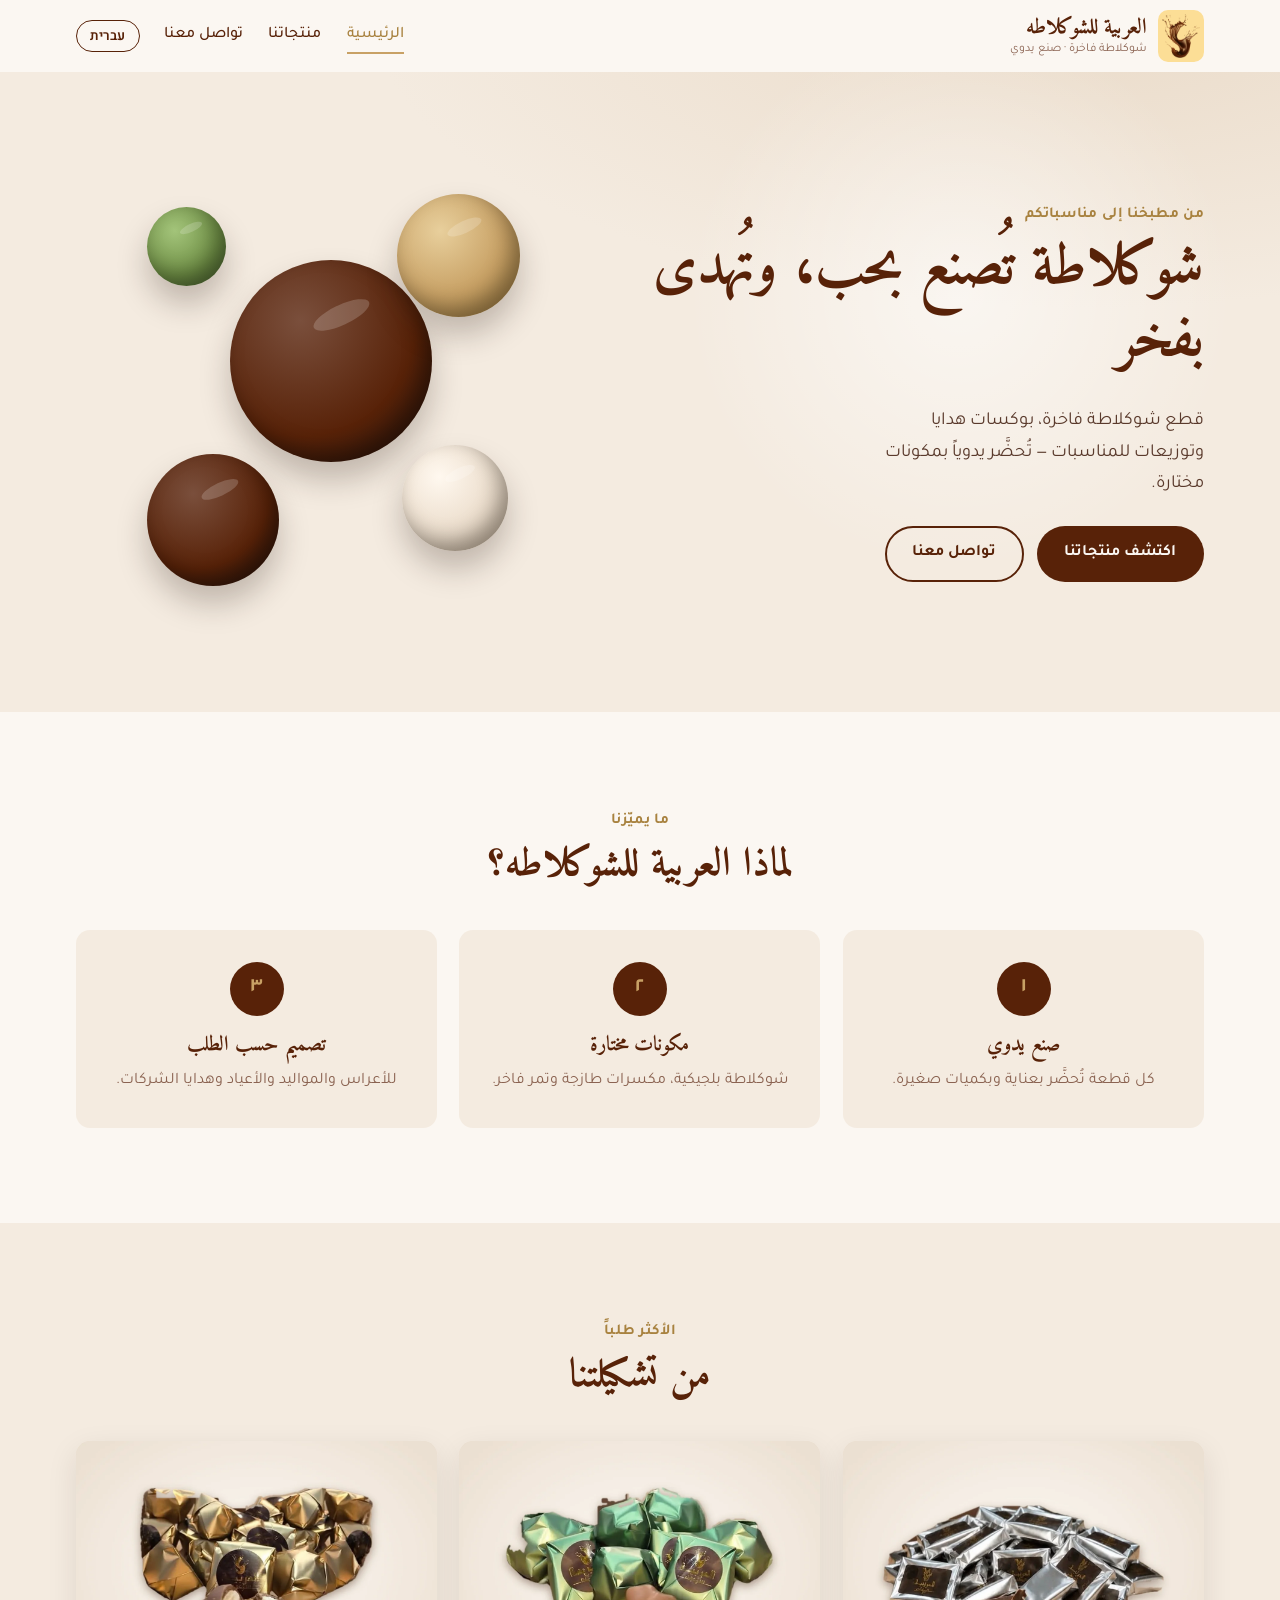
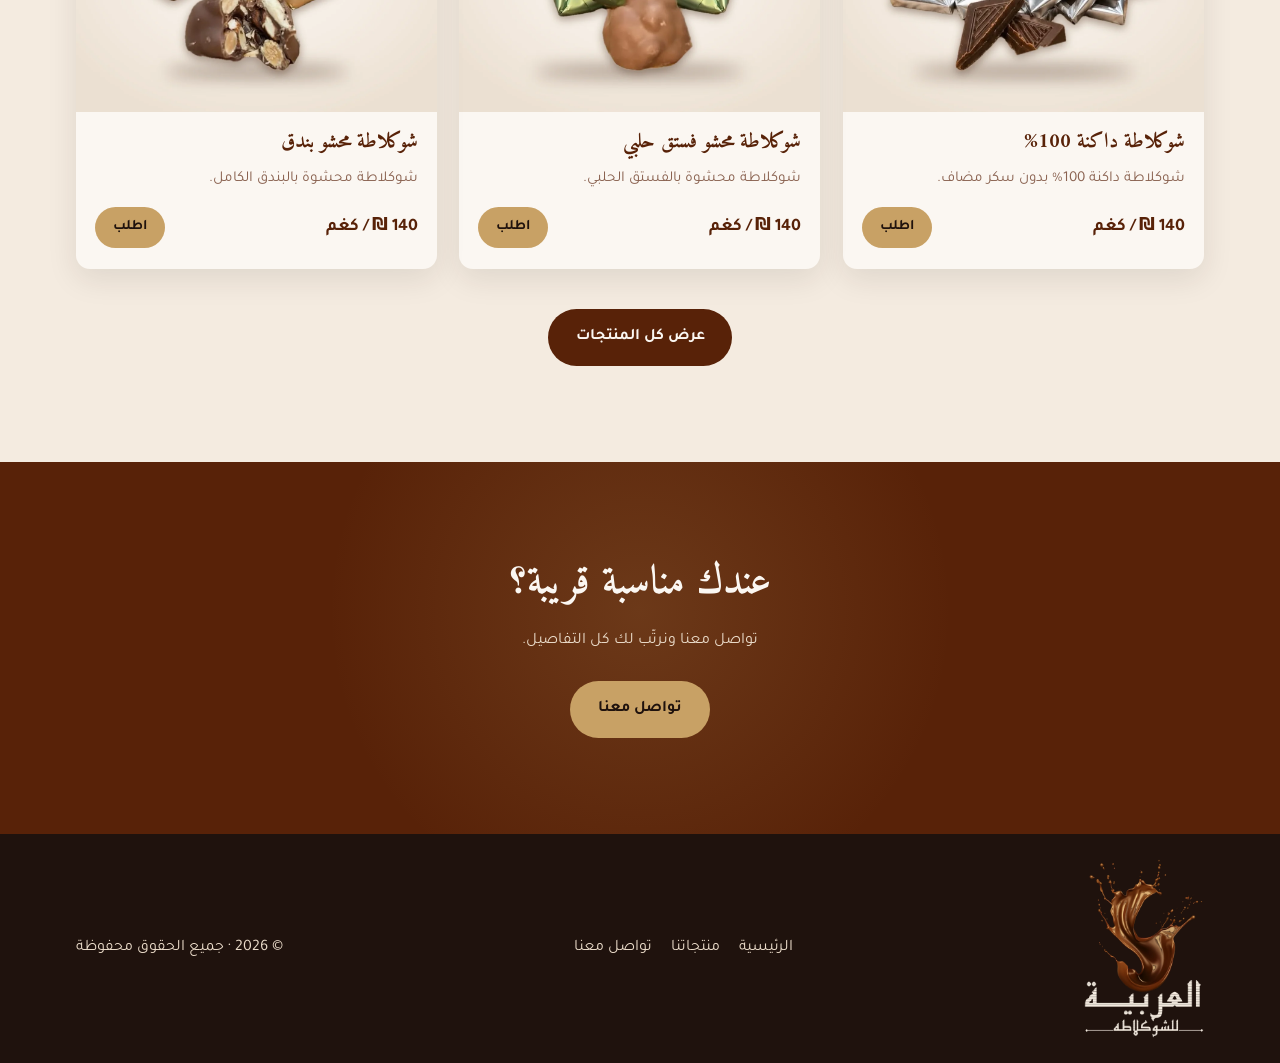
<file: index.html>
<!doctype html>
<html lang="ar" dir="rtl">
<head>
  <meta charset="utf-8" />
  <meta name="viewport" content="width=device-width, initial-scale=1" />
  <title>العربية للشوكلاطه</title>
  <meta name="description" content="العربية للشوكلاطه — شوكلاطة فاخرة مصنوعة يدوياً." />
  <link rel="icon" href="assets/logo/favicon-48.png" type="image/png" />
  <link rel="apple-touch-icon" href="assets/logo/apple-touch-icon.png" />
  <link rel="preconnect" href="https://fonts.googleapis.com" />
  <link rel="preconnect" href="https://fonts.gstatic.com" crossorigin />
  <link href="https://fonts.googleapis.com/css2?family=Amiri:wght@400;700&family=Tajawal:wght@400;500;700&family=Frank+Ruhl+Libre:wght@500;700&family=Heebo:wght@400;500;700&display=swap" rel="stylesheet" />
  <link rel="stylesheet" href="css/styles.css" />
</head>
<body data-page="home">
  <div class="scroll-progress" aria-hidden="true"></div>
  <div class="cursor-ring" aria-hidden="true"></div>

  <!-- ===== Header (same on every page) ===== -->
  <header class="site-header">
    <div class="container header-inner">
      <a href="index.html" class="logo" aria-label="العربية للشوكلاطه">
        <img class="logo-mark" src="assets/logo/logo-mark.webp" alt="" width="38" height="44" />
        <span class="logo-text">
          <span class="logo-name">العربية للشوكلاطه</span>
          <span class="logo-tag" data-i18n="logo.tag"></span>
        </span>
      </a>
      <nav class="nav" id="nav" aria-label="Main">
        <a href="index.html" data-i18n="nav.home" aria-current="page"></a>
        <a href="products.html" data-i18n="nav.products"></a>
        <a href="contact.html" data-i18n="nav.contact"></a>
      </nav>
      <div class="header-actions">
        <button class="lang-toggle" id="langToggle" type="button" aria-label="Switch language">עברית</button>
        <button class="menu-toggle" id="menuToggle" type="button" aria-label="Menu" aria-expanded="false">
          <span></span><span></span><span></span>
        </button>
      </div>
    </div>
  </header>

  <main>
    <!-- ===== Hero ===== -->
    <section class="hero">
      <div class="container hero-inner">
        <div class="hero-copy">
          <p class="eyebrow" data-i18n="hero.eyebrow"></p>
          <h1 data-i18n="hero.title"></h1>
          <p class="lead" data-i18n="hero.lead"></p>
          <div class="hero-ctas">
            <a href="products.html" class="btn btn-primary" data-i18n="hero.cta1"></a>
            <a href="contact.html" class="btn btn-ghost" data-i18n="hero.cta2"></a>
          </div>
        </div>
        <div class="hero-art" aria-hidden="true">
          <div class="bonbon b1" data-depth="0.6"></div>
          <div class="bonbon b2" data-depth="1.4"></div>
          <div class="bonbon b3" data-depth="1.1"></div>
          <div class="bonbon b4" data-depth="0.9"></div>
          <div class="bonbon b5" data-depth="1.8"></div>
        </div>
      </div>
    </section>

    <!-- ===== Values ===== -->
    <section class="section">
      <div class="container">
        <div class="section-head">
          <p class="eyebrow" data-i18n="values.eyebrow"></p>
          <h2 data-i18n="values.title"></h2>
        </div>
        <div class="values">
          <article class="value"><span class="value-icon">١</span><h3 data-i18n="values.v1t"></h3><p data-i18n="values.v1d"></p></article>
          <article class="value"><span class="value-icon">٢</span><h3 data-i18n="values.v2t"></h3><p data-i18n="values.v2d"></p></article>
          <article class="value"><span class="value-icon">٣</span><h3 data-i18n="values.v3t"></h3><p data-i18n="values.v3d"></p></article>
        </div>
      </div>
    </section>

    <!-- ===== Featured products (teaser) ===== -->
    <section class="section section-alt">
      <div class="container">
        <div class="section-head">
          <p class="eyebrow" data-i18n="featured.eyebrow"></p>
          <h2 data-i18n="featured.title"></h2>
        </div>
        <div class="grid" id="featuredGrid"></div>
        <div class="center"><a href="products.html" class="btn btn-primary" data-i18n="featured.cta"></a></div>
      </div>
    </section>

    <!-- ===== CTA band ===== -->
    <section class="section section-dark cta-band">
      <div class="container cta-inner">
        <h2 data-i18n="cta.title"></h2>
        <p data-i18n="cta.lead"></p>
        <a href="contact.html" class="btn btn-gold" data-i18n="cta.btn"></a>
      </div>
    </section>
  </main>

  <footer class="site-footer">
    <div class="container footer-inner">
      <img class="footer-logo" src="assets/logo/logo-on-dark.webp" alt="العربية للشوكلاطه" width="120" height="178" />
      <nav class="footer-nav">
        <a href="index.html" data-i18n="nav.home"></a>
        <a href="products.html" data-i18n="nav.products"></a>
        <a href="contact.html" data-i18n="nav.contact"></a>
      </nav>
      <span>© <span class="js-year"></span> · <span data-i18n="footer.rights"></span></span>
    </div>
  </footer>

  <script src="js/config.js"></script>
  <script src="js/i18n.js"></script>
  <script src="js/products.js"></script>
  <script src="js/main.js"></script>
  <script src="js/motion.js"></script>
</body>
</html>
</file>
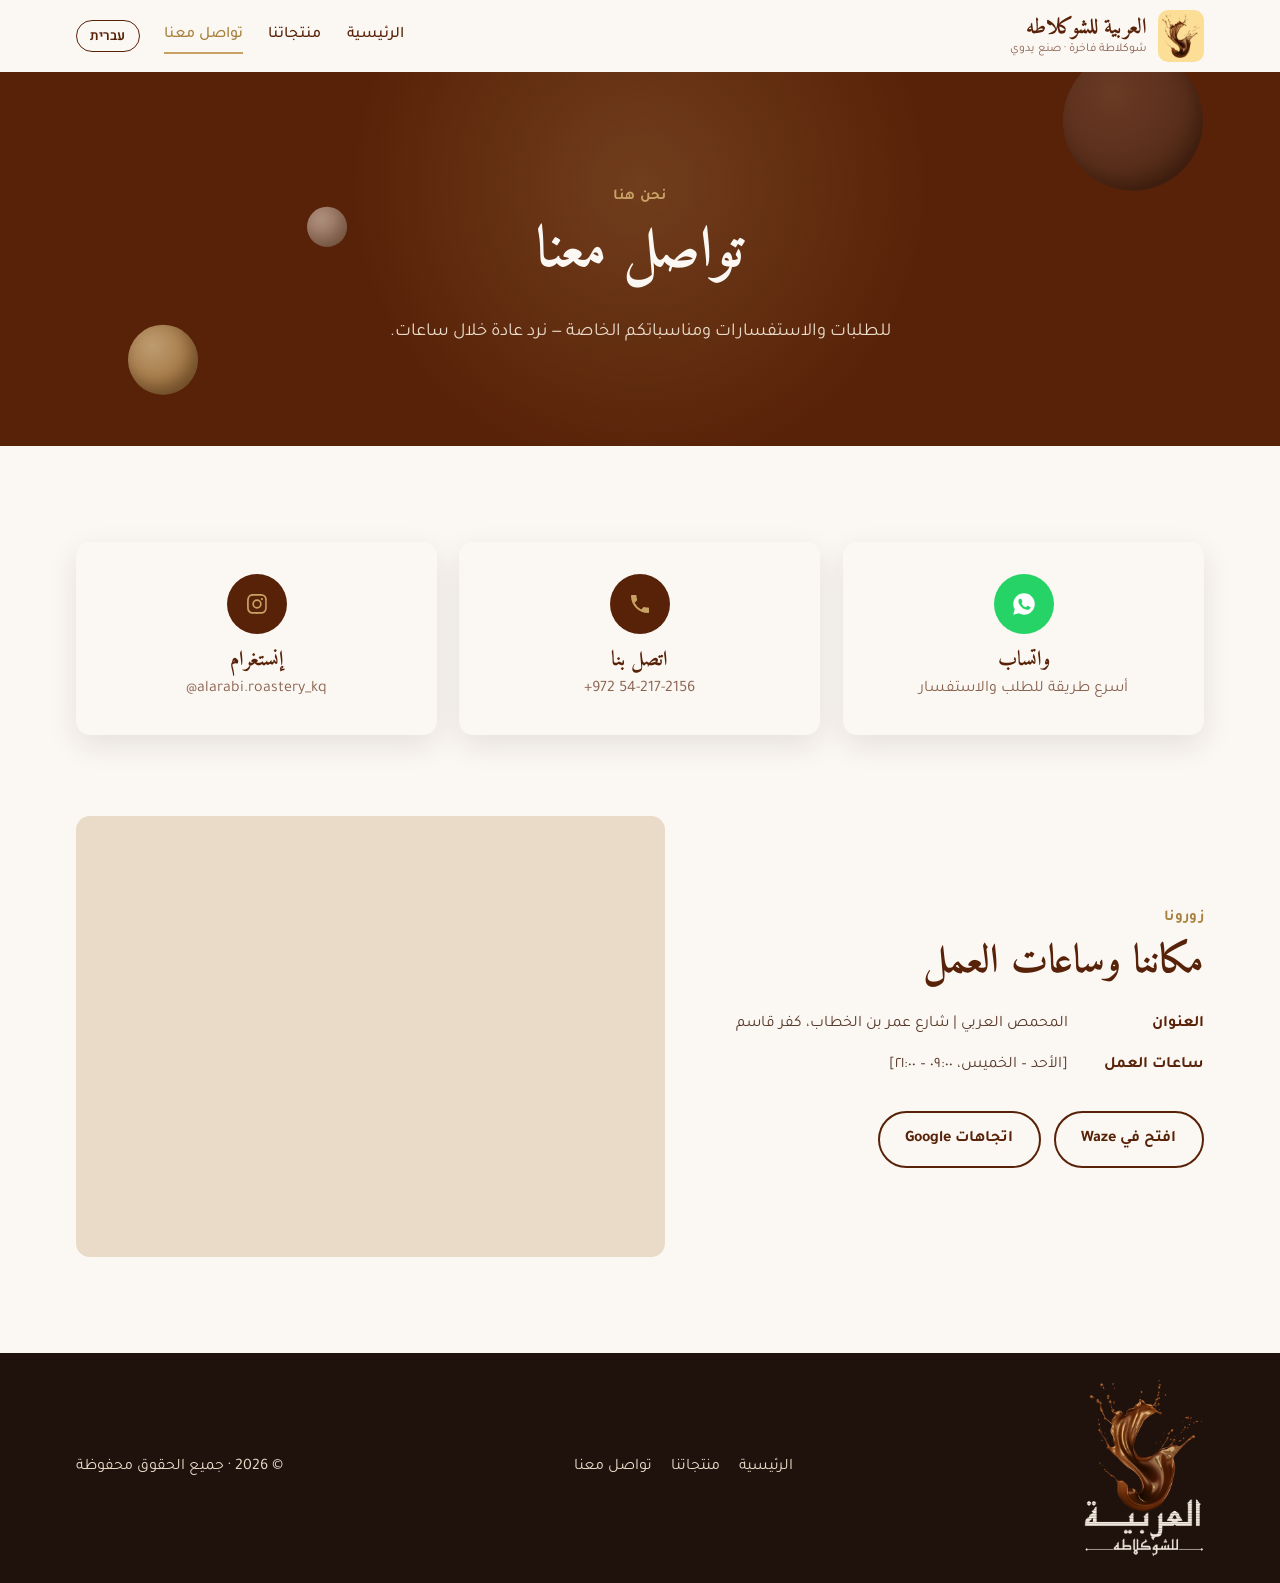
<file: contact.html>
<!doctype html>
<html lang="ar" dir="rtl">
<head>
  <meta charset="utf-8" />
  <meta name="viewport" content="width=device-width, initial-scale=1" />
  <title>تواصل معنا — العربية للشوكلاطه</title>
  <meta name="description" content="تواصل مع العربية للشوكلاطه للطلبات والمناسبات." />
  <link rel="icon" href="assets/logo/favicon-48.png" type="image/png" />
  <link rel="apple-touch-icon" href="assets/logo/apple-touch-icon.png" />
  <link rel="preconnect" href="https://fonts.googleapis.com" />
  <link rel="preconnect" href="https://fonts.gstatic.com" crossorigin />
  <link href="https://fonts.googleapis.com/css2?family=Amiri:wght@400;700&family=Tajawal:wght@400;500;700&family=Frank+Ruhl+Libre:wght@500;700&family=Heebo:wght@400;500;700&display=swap" rel="stylesheet" />
  <link rel="stylesheet" href="css/styles.css" />
</head>
<body data-page="contact">
  <div class="scroll-progress" aria-hidden="true"></div>
  <div class="cursor-ring" aria-hidden="true"></div>

  <header class="site-header">
    <div class="container header-inner">
      <a href="index.html" class="logo" aria-label="العربية للشوكلاطه">
        <img class="logo-mark" src="assets/logo/logo-mark.webp" alt="" width="38" height="44" />
        <span class="logo-text">
          <span class="logo-name">العربية للشوكلاطه</span>
          <span class="logo-tag" data-i18n="logo.tag"></span>
        </span>
      </a>
      <nav class="nav" id="nav" aria-label="Main">
        <a href="index.html" data-i18n="nav.home"></a>
        <a href="products.html" data-i18n="nav.products"></a>
        <a href="contact.html" data-i18n="nav.contact" aria-current="page"></a>
      </nav>
      <div class="header-actions">
        <button class="lang-toggle" id="langToggle" type="button" aria-label="Switch language">עברית</button>
        <button class="menu-toggle" id="menuToggle" type="button" aria-label="Menu" aria-expanded="false">
          <span></span><span></span><span></span>
        </button>
      </div>
    </div>
  </header>

  <main>
    <section class="page-hero">
      <div class="page-hero-deco" aria-hidden="true"><span></span><span></span><span></span></div>
      <div class="container">
        <p class="eyebrow" data-i18n="cp.eyebrow"></p>
        <h1 data-i18n="cp.title"></h1>
        <p class="lead" data-i18n="cp.lead"></p>
      </div>
    </section>

    <section class="section">
      <div class="container">

        <!-- Shown only when arriving from a product (contact.html?product=id) -->
        <div class="selected" id="selectedProduct" hidden>
          <div class="selected-media" id="selMedia"></div>
          <div class="selected-body">
            <p class="eyebrow" data-i18n="sel.label"></p>
            <h2 id="selName"></h2>
            <p class="selected-price" id="selPrice"></p>
            <div class="selected-actions">
              <a href="#" class="btn btn-primary" id="selSend" target="_blank" rel="noopener" data-i18n="sel.send"></a>
              <a href="products.html" class="btn btn-ghost" data-i18n="sel.change"></a>
            </div>
          </div>
        </div>

        <div class="channels">
          <a href="#" class="channel js-wa-general">
            <span class="channel-icon wa" aria-hidden="true">
              <svg viewBox="0 0 24 24" width="26" height="26"><path fill="currentColor" d="M12.04 2C6.58 2 2.13 6.45 2.13 11.91c0 1.75.46 3.45 1.32 4.95L2.05 22l5.25-1.38a9.9 9.9 0 0 0 4.74 1.21c5.46 0 9.91-4.45 9.91-9.91S17.5 2 12.04 2Zm5.8 14.03c-.24.68-1.42 1.3-1.96 1.35-.5.05-.97.24-3.27-.68-2.77-1.090-4.52-3.93-4.66-4.11-.13-.18-1.11-1.48-1.11-2.83s.7-2.01.96-2.28c.24-.27.53-.34.71-.34l.51.01c.16 0 .38-.06.6.46.24.55.8 1.92.87 2.06.07.14.11.3.02.48-.09.18-.14.3-.27.46-.14.16-.29.36-.41.48-.14.13-.28.28-.12.55.16.27.71 1.17 1.52 1.9 1.05.93 1.930 1.22 2.2 1.36.27.13.43.11.59-.07.16-.18.68-.79.86-1.06.18-.27.36-.23.6-.14.25.09 1.58.75 1.85.88.27.14.45.2.52.32.07.11.07.66-.17 1.33Z"/></svg>
            </span>
            <h3 data-i18n="ch.wa"></h3>
            <p data-i18n="ch.waD"></p>
          </a>
          <a href="#" class="channel js-phone-link">
            <span class="channel-icon" aria-hidden="true">
              <svg viewBox="0 0 24 24" width="24" height="24"><path fill="currentColor" d="M6.6 10.8a15.1 15.1 0 0 0 6.6 6.6l2.2-2.2c.3-.3.7-.4 1-.2 1.1.4 2.3.6 3.6.6.6 0 1 .4 1 1V20c0 .6-.4 1-1 1A17 17 0 0 1 3 4c0-.6.4-1 1-1h3.5c.6 0 1 .4 1 1 0 1.3.2 2.5.6 3.6.1.3 0 .7-.2 1l-2.3 2.2Z"/></svg>
            </span>
            <h3 data-i18n="ch.phone"></h3>
            <p class="js-phone-text" dir="ltr"></p>
          </a>
          <a href="#" class="channel js-instagram-link" target="_blank" rel="noopener">
            <span class="channel-icon" aria-hidden="true">
              <svg viewBox="0 0 24 24" width="24" height="24"><path fill="currentColor" d="M12 7.3a4.7 4.7 0 1 0 0 9.4 4.7 4.7 0 0 0 0-9.4Zm0 7.7a3 3 0 1 1 0-6 3 3 0 0 1 0 6Zm6-7.9a1.1 1.1 0 1 1-2.2 0 1.1 1.1 0 0 1 2.2 0ZM21.9 8c-.1-1.6-.4-3-1.6-4.2S17.6 2.2 16 2.1C14.4 2 9.6 2 8 2.1 6.4 2.2 5 2.5 3.8 3.7S2.2 6.4 2.1 8C2 9.6 2 14.4 2.1 16c.1 1.6.4 3 1.6 4.2s2.6 1.5 4.2 1.6c1.6.1 6.4.1 8 0 1.6-.1 3-.4 4.2-1.6s1.5-2.6 1.6-4.2c.1-1.6.1-6.4 0-8Zm-2.1 9.8a3.3 3.3 0 0 1-1.9 1.9c-1.3.5-4.4.4-5.9.4s-4.6.1-5.9-.4a3.3 3.3 0 0 1-1.9-1.9c-.5-1.3-.4-4.4-.4-5.9s-.1-4.6.4-5.9a3.300 3.3 0 0 1 1.9-1.9c1.3-.5 4.4-.4 5.9-.4s4.6-.1 5.9.4a3.3 3.3 0 0 1 1.9 1.9c.5 1.3.4 4.4.4 5.9s.1 4.6-.4 5.9Z"/></svg>
            </span>
            <h3 data-i18n="ch.ig"></h3>
            <p class="js-instagram-text" dir="ltr"></p>
          </a>
        </div>

        <div class="visit">
          <div class="visit-info">
            <p class="eyebrow" data-i18n="ch.visit"></p>
            <h2 data-i18n="visit.title"></h2>
            <dl class="info">
              <div><dt data-i18n="contact.addrL"></dt><dd data-i18n="contact.addr"></dd></div>
              <div><dt data-i18n="contact.hoursL"></dt><dd data-i18n="contact.hours"></dd></div>
            </dl>
            <div class="map-actions">
              <a href="#" class="btn btn-ghost js-waze-link" target="_blank" rel="noopener" data-i18n="map.waze"></a>
              <a href="#" class="btn btn-ghost js-google-link" target="_blank" rel="noopener" data-i18n="map.google"></a>
            </div>
          </div>
          <div class="map" id="map"></div>
        </div>
      </div>
    </section>
  </main>

  <footer class="site-footer">
    <div class="container footer-inner">
      <img class="footer-logo" src="assets/logo/logo-on-dark.webp" alt="العربية للشوكلاطه" width="120" height="178" />
      <nav class="footer-nav">
        <a href="index.html" data-i18n="nav.home"></a>
        <a href="products.html" data-i18n="nav.products"></a>
        <a href="contact.html" data-i18n="nav.contact"></a>
      </nav>
      <span>© <span class="js-year"></span> · <span data-i18n="footer.rights"></span></span>
    </div>
  </footer>

  <script src="js/config.js"></script>
  <script src="js/i18n.js"></script>
  <script src="js/products.js"></script>
  <script src="js/main.js"></script>
  <script src="js/motion.js"></script>
</body>
</html>
</file>
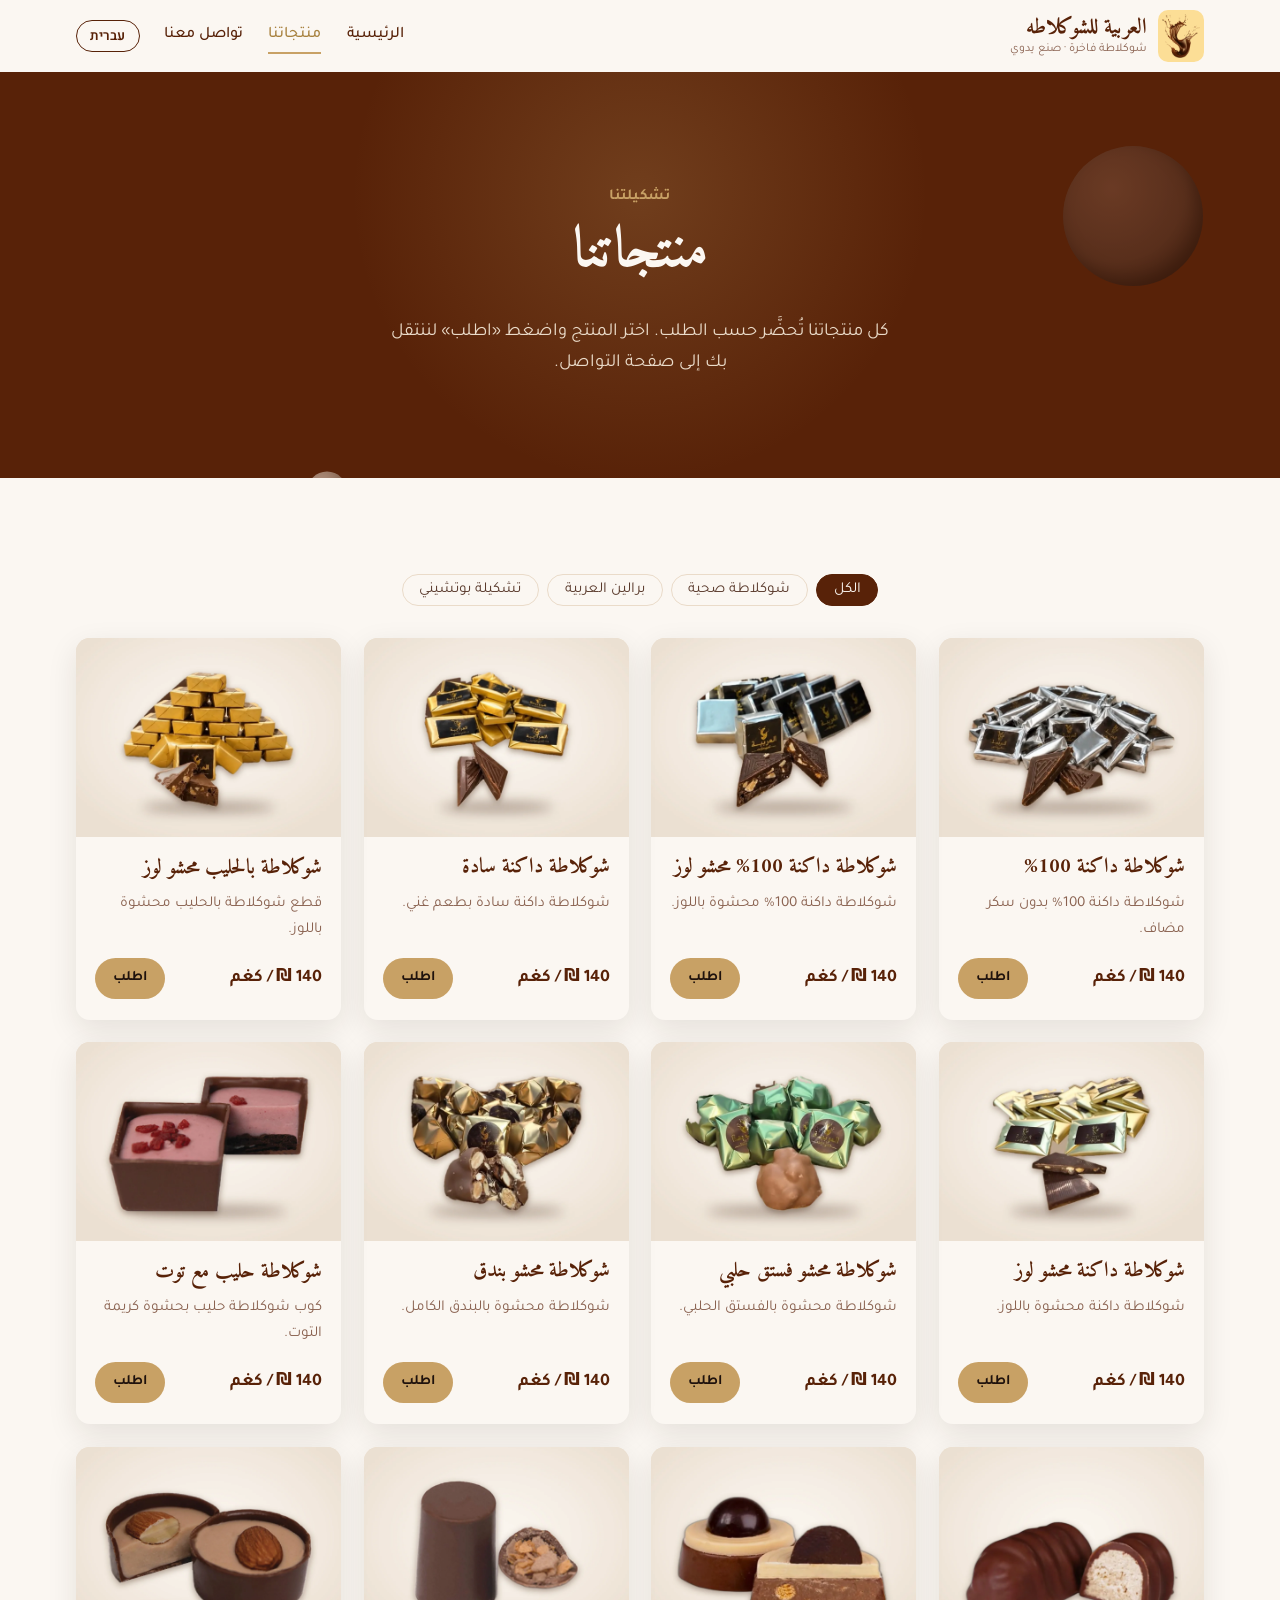
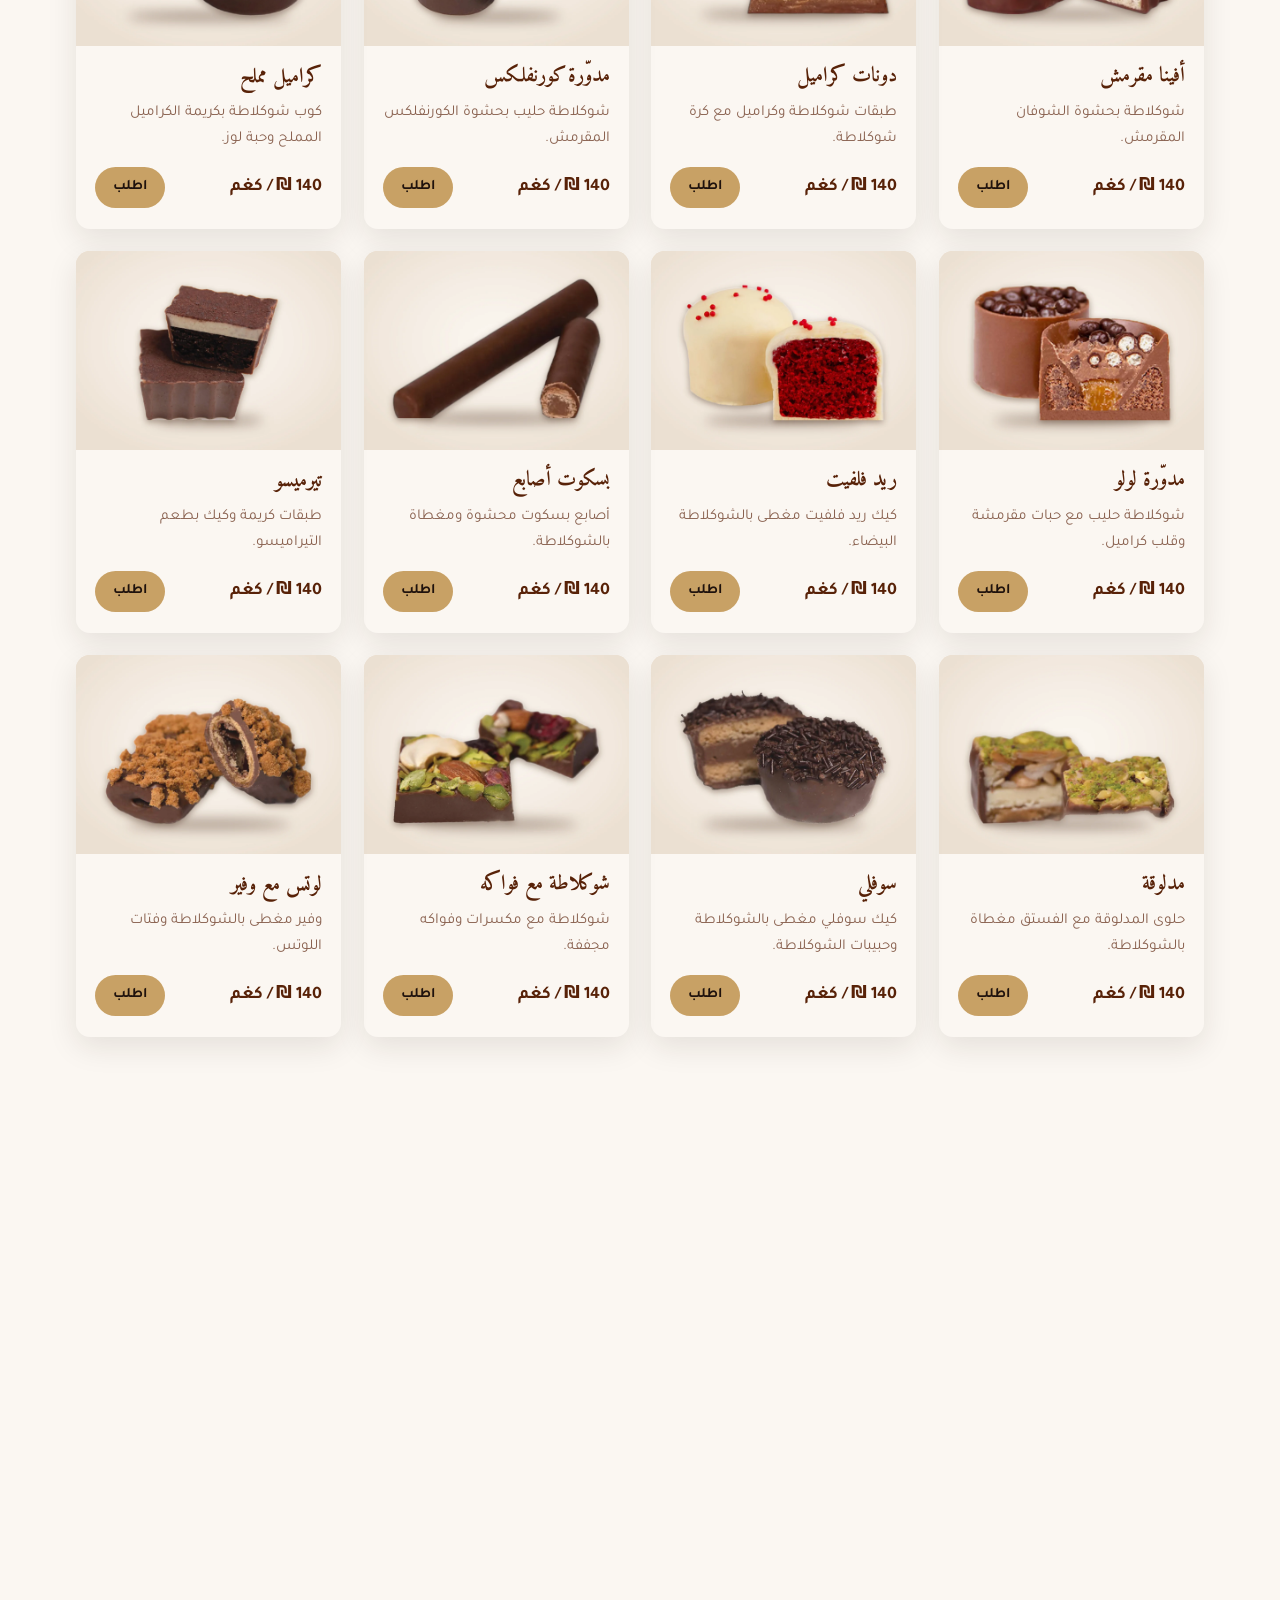
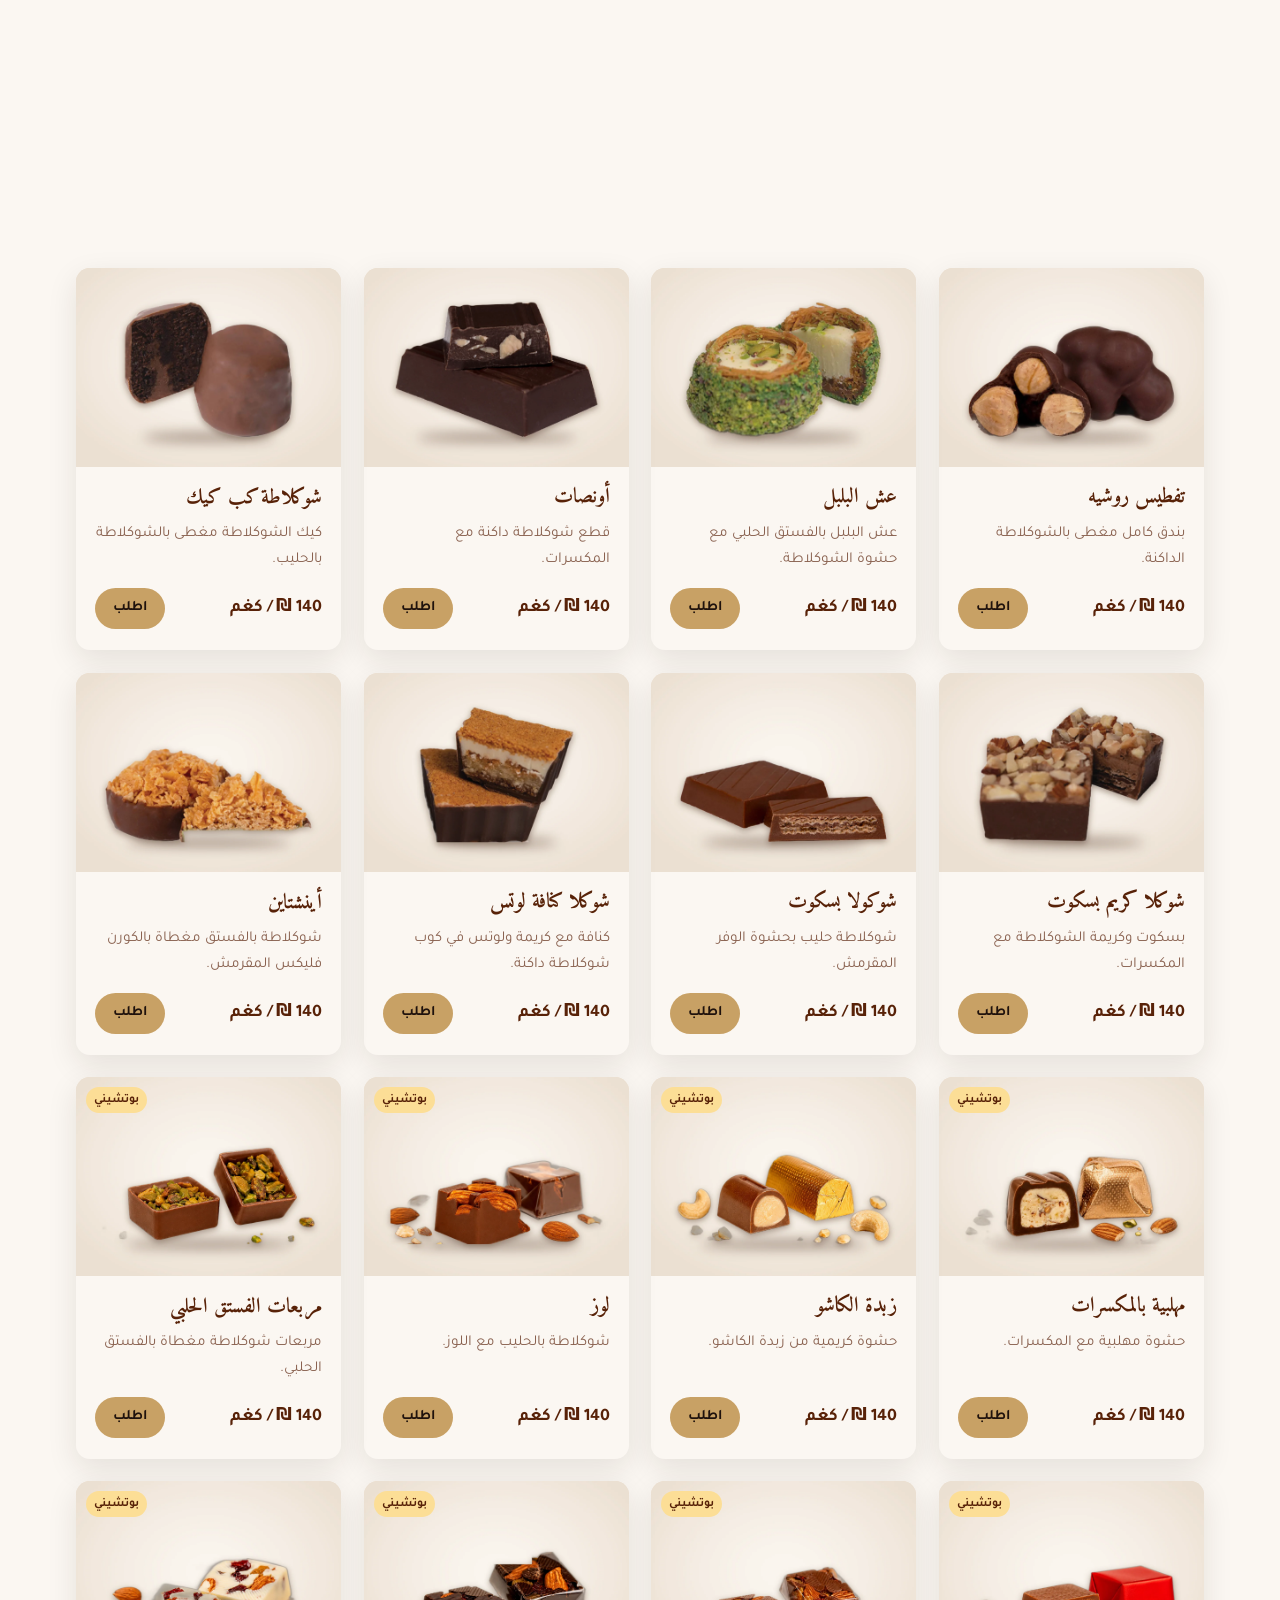
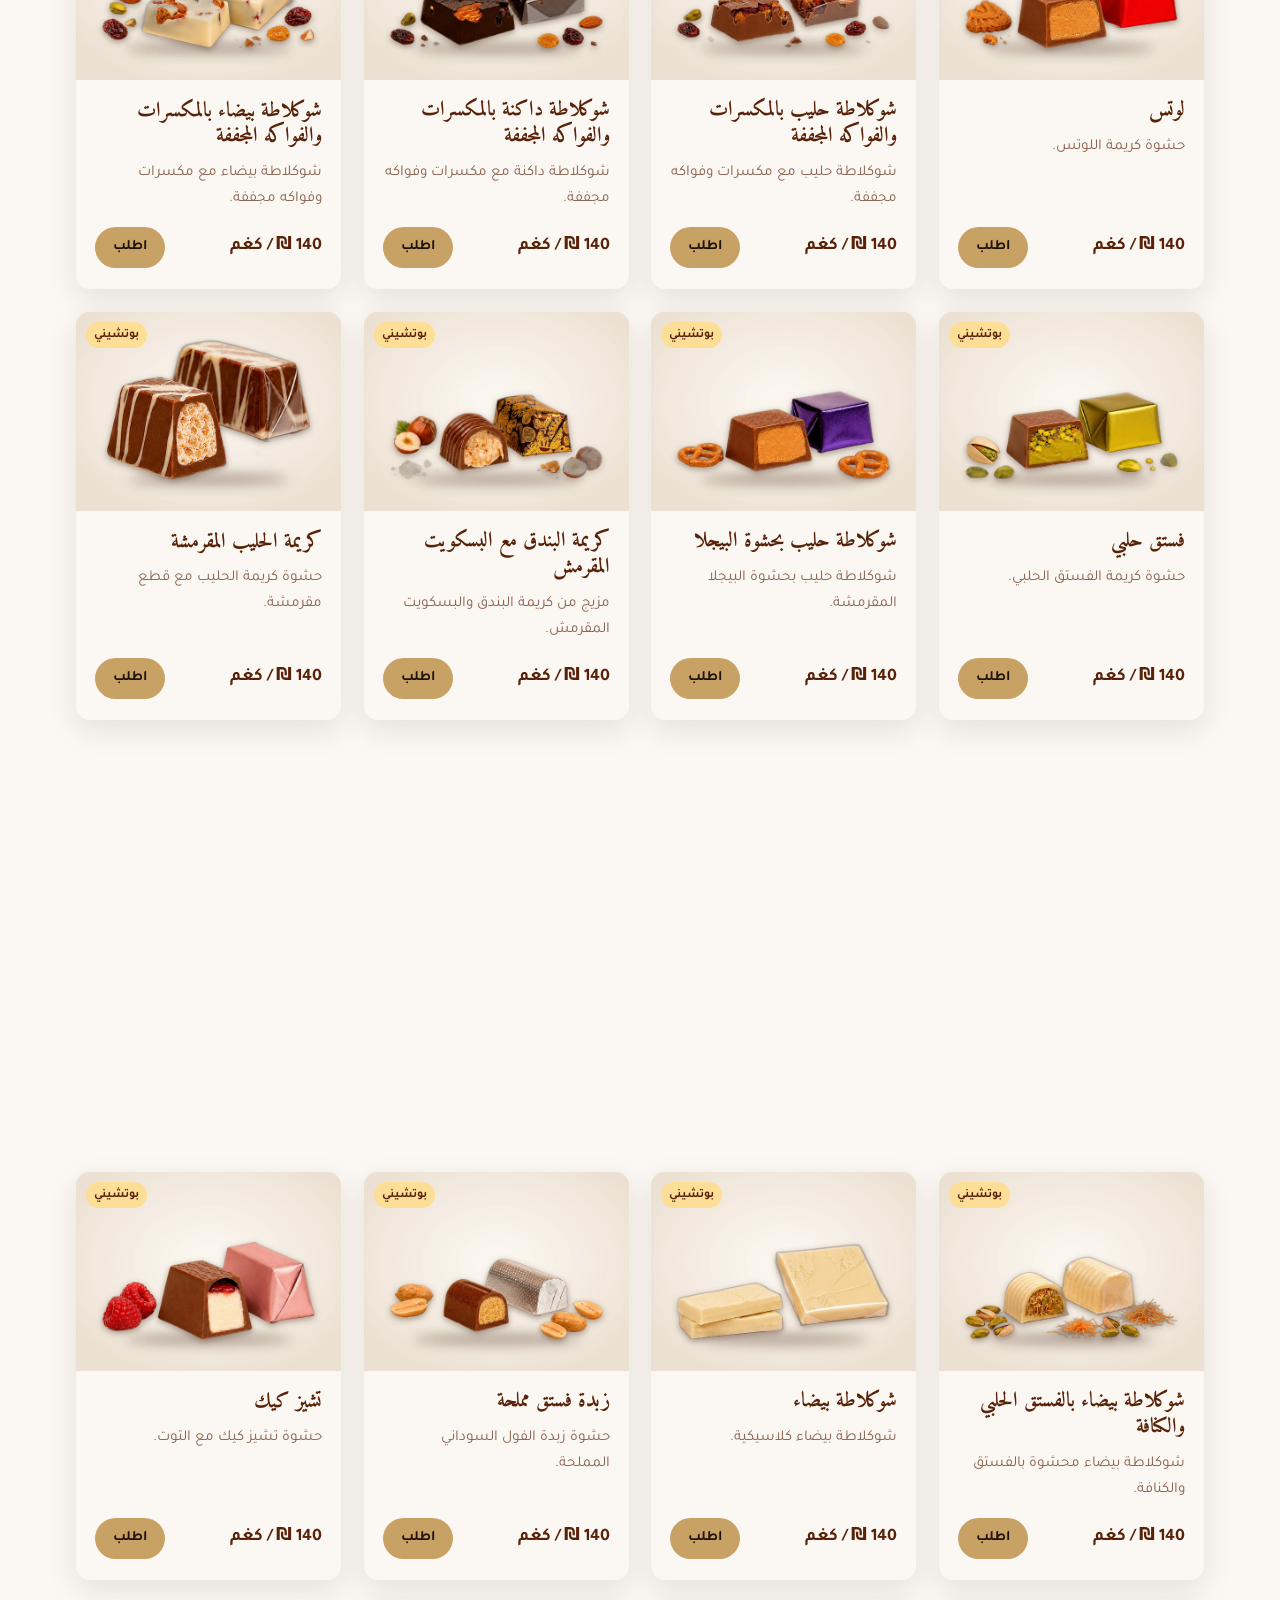
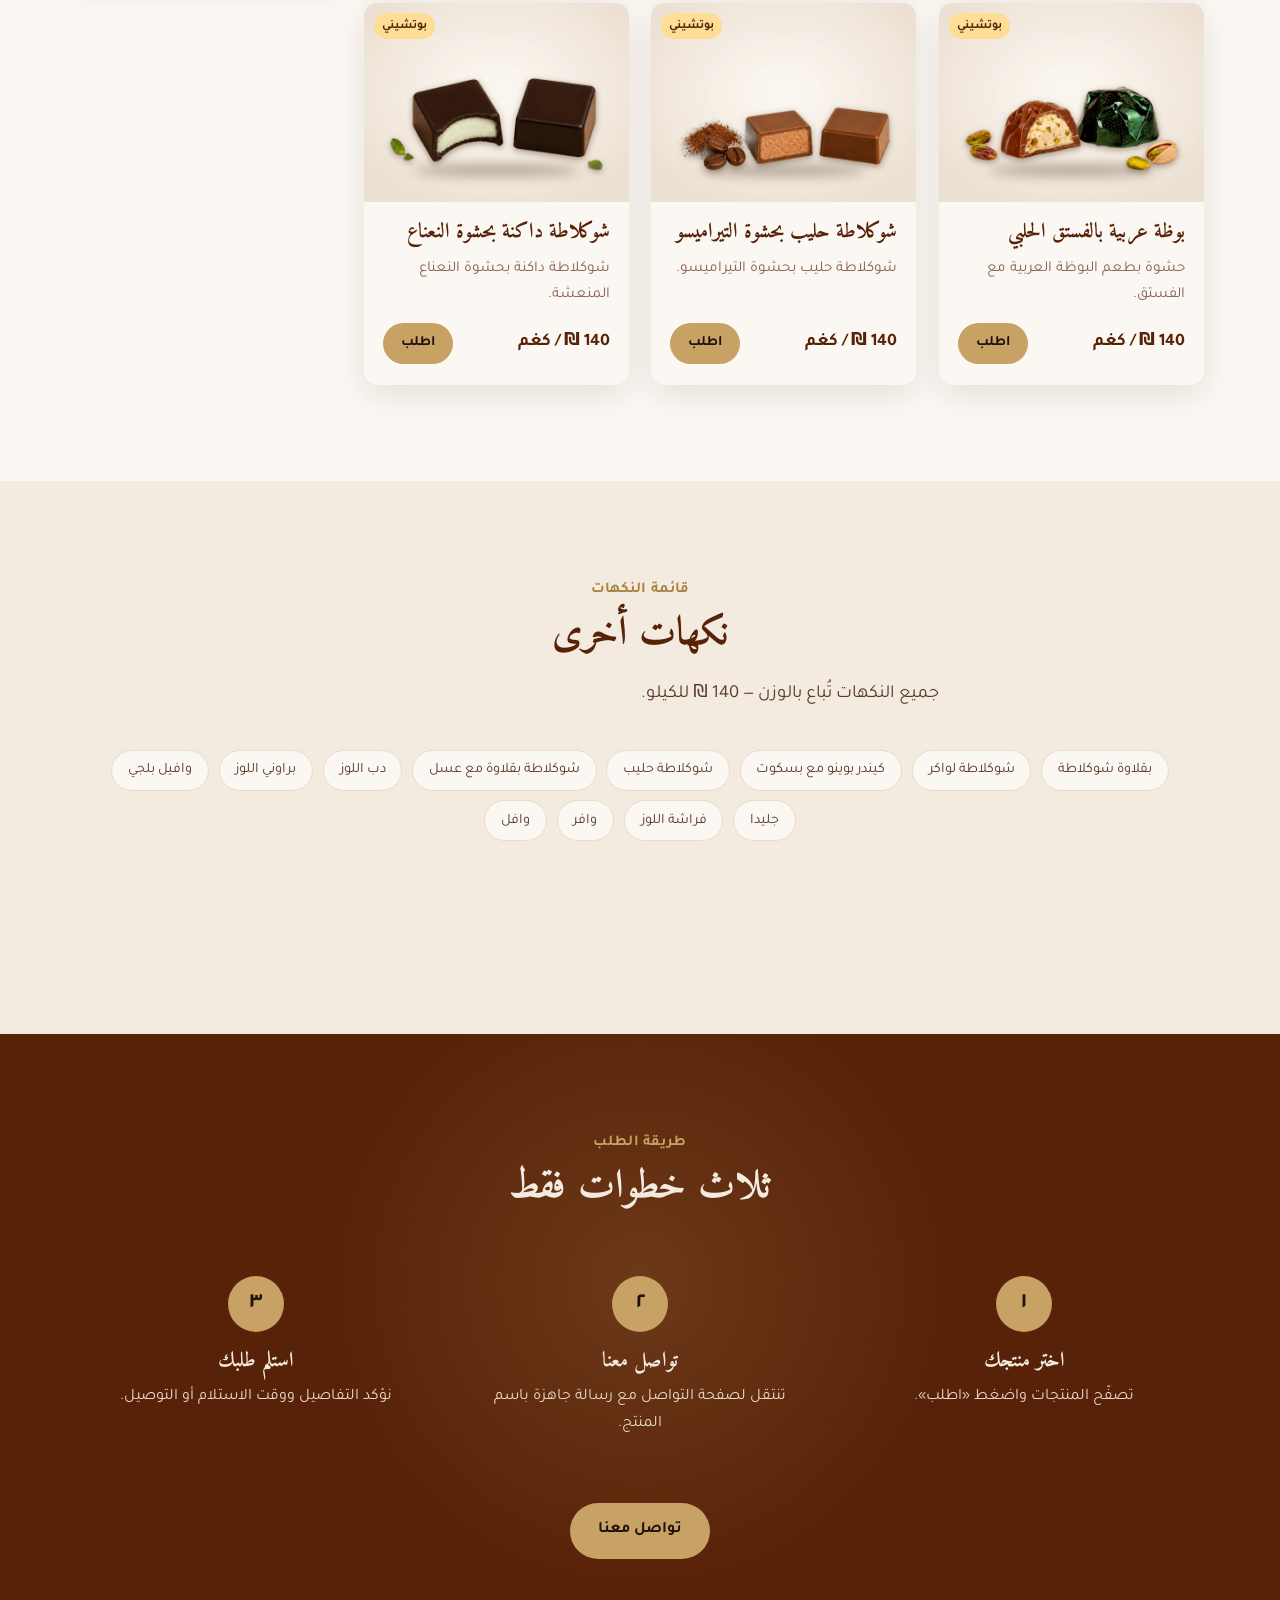
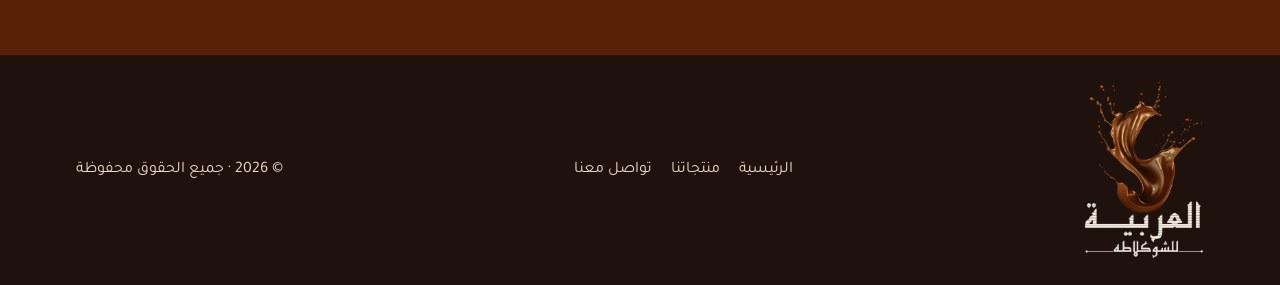
<file: products.html>
<!doctype html>
<html lang="ar" dir="rtl">
<head>
  <meta charset="utf-8" />
  <meta name="viewport" content="width=device-width, initial-scale=1" />
  <title>منتجاتنا — العربية للشوكلاطه</title>
  <meta name="description" content="بوكسات، ألواح، نكهات عربية وتوزيعات مناسبات من العربية للشوكلاطه." />
  <link rel="icon" href="assets/logo/favicon-48.png" type="image/png" />
  <link rel="apple-touch-icon" href="assets/logo/apple-touch-icon.png" />
  <link rel="preconnect" href="https://fonts.googleapis.com" />
  <link rel="preconnect" href="https://fonts.gstatic.com" crossorigin />
  <link href="https://fonts.googleapis.com/css2?family=Amiri:wght@400;700&family=Tajawal:wght@400;500;700&family=Frank+Ruhl+Libre:wght@500;700&family=Heebo:wght@400;500;700&display=swap" rel="stylesheet" />
  <link rel="stylesheet" href="css/styles.css" />
</head>
<body data-page="products">
  <div class="scroll-progress" aria-hidden="true"></div>
  <div class="cursor-ring" aria-hidden="true"></div>

  <header class="site-header">
    <div class="container header-inner">
      <a href="index.html" class="logo" aria-label="العربية للشوكلاطه">
        <img class="logo-mark" src="assets/logo/logo-mark.webp" alt="" width="38" height="44" />
        <span class="logo-text">
          <span class="logo-name">العربية للشوكلاطه</span>
          <span class="logo-tag" data-i18n="logo.tag"></span>
        </span>
      </a>
      <nav class="nav" id="nav" aria-label="Main">
        <a href="index.html" data-i18n="nav.home"></a>
        <a href="products.html" data-i18n="nav.products" aria-current="page"></a>
        <a href="contact.html" data-i18n="nav.contact"></a>
      </nav>
      <div class="header-actions">
        <button class="lang-toggle" id="langToggle" type="button" aria-label="Switch language">עברית</button>
        <button class="menu-toggle" id="menuToggle" type="button" aria-label="Menu" aria-expanded="false">
          <span></span><span></span><span></span>
        </button>
      </div>
    </div>
  </header>

  <main>
    <section class="page-hero">
      <div class="page-hero-deco" aria-hidden="true"><span></span><span></span><span></span></div>
      <div class="container">
        <p class="eyebrow" data-i18n="pp.eyebrow"></p>
        <h1 data-i18n="pp.title"></h1>
        <p class="lead" data-i18n="pp.lead"></p>
      </div>
    </section>

    <section class="section">
      <div class="container">
        <div class="filters" id="filters" role="tablist"></div>
        <div class="grid" id="productGrid"></div>
      </div>
    </section>

    <section class="section section-alt" id="flavours">
      <div class="container">
        <div class="section-head">
          <p class="eyebrow" data-i18n="menu.eyebrow"></p>
          <h2 data-i18n="menu.title"></h2>
          <p class="lead" data-i18n="menu.lead"></p>
        </div>
        <div class="flavours-grid" id="flavoursGrid"></div>
        <div class="center">
          <a href="#" class="btn btn-primary js-flavours-wa" target="_blank" rel="noopener" data-i18n="menu.cta"></a>
        </div>
      </div>
    </section>

    <section class="section section-dark" id="order">
      <div class="container">
        <div class="section-head">
          <p class="eyebrow" data-i18n="order.eyebrow"></p>
          <h2 data-i18n="order.title"></h2>
        </div>
        <ol class="steps">
          <li><span class="step-num">١</span><h3 data-i18n="order.s1t"></h3><p data-i18n="order.s1d"></p></li>
          <li><span class="step-num">٢</span><h3 data-i18n="order.s2t"></h3><p data-i18n="order.s2d"></p></li>
          <li><span class="step-num">٣</span><h3 data-i18n="order.s3t"></h3><p data-i18n="order.s3d"></p></li>
        </ol>
        <div class="center"><a href="contact.html" class="btn btn-gold" data-i18n="cta.btn"></a></div>
      </div>
    </section>
  </main>

  <footer class="site-footer">
    <div class="container footer-inner">
      <img class="footer-logo" src="assets/logo/logo-on-dark.webp" alt="العربية للشوكلاطه" width="120" height="178" />
      <nav class="footer-nav">
        <a href="index.html" data-i18n="nav.home"></a>
        <a href="products.html" data-i18n="nav.products"></a>
        <a href="contact.html" data-i18n="nav.contact"></a>
      </nav>
      <span>© <span class="js-year"></span> · <span data-i18n="footer.rights"></span></span>
    </div>
  </footer>

  <script src="js/config.js"></script>
  <script src="js/i18n.js"></script>
  <script src="js/products.js"></script>
  <script src="js/main.js"></script>
  <script src="js/motion.js"></script>
</body>
</html>
</file>
<file: css/styles.css>
/* ============================================================
   العربية للشوكلاطه — base styles
   Brand tokens live in :root. Change colors/fonts here.
   ============================================================ */
:root {
  --cocoa-900: #1f120d;
  --cocoa-800: #582208;
  --cocoa-600: #5a3a2c;
  --cocoa-400: #8a6250;
  --cream-50:  #fbf7f2;
  --cream-100: #f4ebe0;
  --cream-200: #eadbc9;
  --gold:      #c8a165;
  --gold-dark: #a8823f;
  --logo-yellow: #FCDE96;

  --text: var(--cocoa-800);
  --muted: var(--cocoa-400);
  --bg: var(--cream-50);

  --font-display: "Amiri", serif;
  --font-body: "Tajawal", system-ui, sans-serif;

  --radius: 14px;
  --shadow: 0 10px 30px rgba(43, 26, 20, 0.10);
  --container: 1160px;
}

/* Hebrew uses Hebrew-capable fonts */
body.lang-he {
  --font-display: "Frank Ruhl Libre", serif;
  --font-body: "Heebo", system-ui, sans-serif;
}

*, *::before, *::after { box-sizing: border-box; }
html { scroll-behavior: smooth; scroll-padding-top: 80px; }
body {
  margin: 0;
  font-family: var(--font-body);
  color: var(--text);
  background: var(--bg);
  line-height: 1.7;
  -webkit-font-smoothing: antialiased;
}
img { max-width: 100%; display: block; }
a { color: inherit; text-decoration: none; }
h1, h2, h3 { font-family: var(--font-display); line-height: 1.25; margin: 0 0 .5em; }
h1 { font-size: clamp(2.2rem, 5vw, 3.6rem); }
h2 { font-size: clamp(1.7rem, 3.5vw, 2.5rem); }
h3 { font-size: 1.3rem; }
p { margin: 0 0 1em; }

.container { width: 100%; max-width: var(--container); margin-inline: auto; padding-inline: 16px; }
.center { text-align: center; margin-top: 2.5rem; }

/* ---------- Buttons ---------- */
.btn {
  display: inline-flex; align-items: center; justify-content: center;
  padding: .8em 1.6em; border-radius: 999px;
  font-weight: 700; font-family: var(--font-body); font-size: 1rem;
  border: 2px solid transparent; cursor: pointer;
  transition: transform .15s ease, background .2s ease, color .2s ease;
}
.btn:hover { transform: translateY(-2px); }
.btn-primary { background: var(--cocoa-800); color: var(--cream-50); }
.btn-primary:hover { background: var(--cocoa-600); }
.btn-ghost { border-color: var(--cocoa-800); color: var(--cocoa-800); }
.btn-ghost:hover { background: var(--cocoa-800); color: var(--cream-50); }
.btn-small { padding: .45em 1.1em; font-size: .9rem; background: var(--gold); color: var(--cocoa-900); }
.btn-small:hover { background: var(--gold-dark); color: var(--cream-50); }

.eyebrow {
  color: var(--gold-dark); font-weight: 700; letter-spacing: .02em;
  margin-bottom: .4em; font-size: .95rem;
}

/* ---------- Header ---------- */
.site-header {
  position: sticky; top: 0; z-index: 50;
  background: rgba(251, 247, 242, .92);
  backdrop-filter: blur(8px);
  transition: box-shadow .2s ease;
}
.site-header.is-scrolled { box-shadow: 0 2px 16px rgba(43, 26, 20, .08); }
.header-inner { display: flex; align-items: center; gap: 1.5rem; height: 72px; }

.logo { display: flex; align-items: center; gap: .7rem; }
.logo-mark {
  height: 44px; width: auto; flex: none; display: block;
  padding: 4px; border-radius: 10px; background: var(--logo-yellow);
  box-sizing: content-box;
}
.logo-text { display: flex; flex-direction: column; line-height: 1.2; }
.logo-name { font-family: "Amiri", serif; font-weight: 700; font-size: 1.35rem; }
.logo-tag { font-size: .75rem; color: var(--muted); }

.footer-logo { width: 120px; height: auto; display: block; }

.nav { display: flex; gap: 1.6rem; margin-inline-start: auto; }
.nav a { font-weight: 500; position: relative; }
.nav a::after {
  content: ""; position: absolute; inset-inline: 0; bottom: -4px; height: 2px;
  background: var(--gold); transform: scaleX(0); transition: transform .2s ease;
}
.nav a:hover::after { transform: scaleX(1); }

.header-actions { display: flex; align-items: center; gap: .6rem; }
.lang-toggle {
  border: 1.5px solid var(--cocoa-800); background: transparent; color: var(--cocoa-800);
  border-radius: 999px; padding: .35em 1em; cursor: pointer;
  font-family: "Heebo", "Tajawal", sans-serif; font-weight: 600;
}
.lang-toggle:hover { background: var(--cocoa-800); color: var(--cream-50); }

.menu-toggle { display: none; background: none; border: 0; padding: 8px; cursor: pointer; }
.menu-toggle span { display: block; width: 22px; height: 2px; background: var(--cocoa-800); margin: 5px 0; }

/* ---------- Hero ---------- */
.hero {
  background:
    radial-gradient(1200px 500px at 85% -10%, var(--cream-200), transparent 60%),
    var(--cream-100);
  overflow: hidden;
}
.hero-inner {
  display: grid; grid-template-columns: 1.1fr .9fr; align-items: center; gap: 2rem;
  min-height: min(78vh, 640px); padding-block: 3rem;
}
.lead { font-size: 1.15rem; color: var(--cocoa-600); max-width: 34ch; }
.hero-ctas { display: flex; flex-wrap: wrap; gap: .8rem; margin-top: 1.6rem; }

.hero-art { position: relative; aspect-ratio: 1; max-width: 440px; width: 100%; margin-inline: auto; }
.bonbon {
  position: absolute; border-radius: 50%;
  background: radial-gradient(circle at 35% 30%, #7a4f3c, var(--cocoa-800) 60%, var(--cocoa-900));
  box-shadow: inset -8px -10px 20px rgba(0,0,0,.35), 0 18px 30px rgba(43,26,20,.25);
}
.bonbon::after {
  content: ""; position: absolute; inset: 22% 30% auto auto; width: 30%; height: 10%;
  border-radius: 50%; background: rgba(255,255,255,.18); transform: rotate(-25deg);
}
.b1 { width: 46%; height: 46%; top: 20%; inset-inline-start: 25%; }
.b2 { width: 28%; height: 28%; top: 5%;  inset-inline-start: 5%;
      background: radial-gradient(circle at 35% 30%, #e8cf9c, var(--gold) 55%, var(--gold-dark)); }
.b3 { width: 24%; height: 24%; top: 62%; inset-inline-start: 8%;
      background: radial-gradient(circle at 35% 30%, #fff8ef, var(--cream-200) 60%, #cdb79c); }
.b4 { width: 30%; height: 30%; top: 64%; inset-inline-start: 60%; }
.b5 { width: 18%; height: 18%; top: 8%;  inset-inline-start: 72%;
      background: radial-gradient(circle at 35% 30%, #a3c47a, #6f8f45 60%, #4c6630); }

/* ---------- Sections ---------- */
.section { padding-block: clamp(3.5rem, 8vw, 6rem); }
.section-alt { background: var(--cream-100); }
.section-dark { background: var(--cocoa-800); color: var(--cream-100); }
.section-dark .eyebrow { color: var(--gold); }
.section-head { text-align: center; max-width: 640px; margin: 0 auto 2.5rem; }

/* About */
.about { display: grid; grid-template-columns: 1fr 1.3fr; gap: 3rem; align-items: start; }
.features { list-style: none; padding: 0; margin: 1.5rem 0 0; display: grid; gap: 1rem; }
.features li {
  display: flex; flex-direction: column; padding: 1rem 1.2rem;
  border-inline-start: 3px solid var(--gold); background: var(--cream-100); border-radius: 8px;
}
.features span { color: var(--muted); }

/* Filters */
.filters { display: flex; flex-wrap: wrap; justify-content: center; gap: .5rem; margin-bottom: 2rem; }
.filter {
  border: 1.5px solid var(--cream-200); background: var(--cream-50); color: var(--cocoa-600);
  padding: .4em 1.1em; border-radius: 999px; cursor: pointer; font-family: var(--font-body); font-size: .95rem;
}
.filter.is-active { background: var(--cocoa-800); border-color: var(--cocoa-800); color: var(--cream-50); }

/* Product grid */
.grid { display: grid; grid-template-columns: repeat(auto-fill, minmax(240px, 1fr)); gap: 1.4rem; }
.card {
  background: var(--cream-50); border-radius: var(--radius); overflow: hidden;
  box-shadow: var(--shadow); display: flex; flex-direction: column;
  transition: transform .2s ease;
}
.card:hover { transform: translateY(-4px); }
.card-media { position: relative; aspect-ratio: 4 / 3; background: var(--cream-200); }
.card-media img { width: 100%; height: 100%; object-fit: cover; }
.card-body { padding: 1.1rem 1.2rem 1.3rem; display: flex; flex-direction: column; flex: 1; }
.card-body p { color: var(--muted); font-size: .95rem; flex: 1; }
.card-body h3 a { color: inherit; text-decoration: none; }
.card-link { cursor: pointer; }
.card-link:hover .card-body h3 a { color: var(--gold-dark); }
.card-foot { display: flex; align-items: center; justify-content: space-between; gap: .5rem; }
.price { font-weight: 700; font-size: 1.1rem; }

.badge {
  position: absolute; inset-inline-end: .6rem; top: .6rem;
  background: var(--logo-yellow); color: var(--cocoa-800);
  font-size: .75rem; font-weight: 700; padding: .25em .7em; border-radius: 999px;
}

/* Flavours menu (names only, sold by weight) */
.flavours-grid { display: flex; flex-wrap: wrap; justify-content: center; gap: .6rem; }
.flavour-chip {
  background: var(--cream-50); border: 1.5px solid var(--cream-200); color: var(--cocoa-600);
  padding: .5em 1.1em; border-radius: 999px; font-size: .9rem;
}

/* Placeholder product art (until real photos exist) */
.placeholder-art { width: 100%; height: 100%; display: grid; place-items: center; }
.placeholder-art span {
  width: 42%; aspect-ratio: 1; border-radius: 50%;
  box-shadow: inset -6px -8px 16px rgba(0,0,0,.3), 0 12px 20px rgba(43,26,20,.2);
}
.v1 { background: linear-gradient(135deg, #f1e3d0, #e2cbb0); }
.v1 span { background: radial-gradient(circle at 35% 30%, #7a4f3c, var(--cocoa-800) 60%); }
.v2 { background: linear-gradient(135deg, #3a2419, #24150f); }
.v2 span { background: radial-gradient(circle at 35% 30%, #e8cf9c, var(--gold) 60%); }
.v3 { background: linear-gradient(135deg, #e9efe0, #d3dfc2); }
.v3 span { background: radial-gradient(circle at 35% 30%, #a3c47a, #6f8f45 60%); }
.v4 { background: linear-gradient(135deg, #f6e7e3, #e8cfc8); }
.v4 span { background: radial-gradient(circle at 35% 30%, #fff8ef, #cdb79c 70%); }

/* Occasions */
.occasions { display: grid; grid-template-columns: repeat(4, 1fr); gap: 1.2rem; }
.occ-card {
  padding: 1.6rem; border-radius: var(--radius); background: var(--cream-100);
  border-top: 4px solid var(--gold);
}
.occ-card p { color: var(--muted); margin: 0; }

/* Steps */
.steps { list-style: none; padding: 0; margin: 0; display: grid; grid-template-columns: repeat(3, 1fr); gap: 1.5rem; }
.steps li { text-align: center; padding: 1.5rem; }
.step-num {
  display: inline-grid; place-items: center; width: 56px; height: 56px; border-radius: 50%;
  background: var(--gold); color: var(--cocoa-900); font-weight: 700; font-size: 1.4rem; margin-bottom: 1rem;
}
.steps p { color: var(--cream-200); margin: 0; }

/* Contact */
.contact { display: grid; grid-template-columns: 1fr 1fr; gap: 3rem; align-items: center; }
.info { margin: 1.5rem 0 2rem; display: grid; gap: .9rem; }
.info div { display: grid; grid-template-columns: 120px 1fr; gap: 1rem; }
.info dt { font-weight: 700; }
.info dd { margin: 0; color: var(--cocoa-600); }
.info a { text-decoration: underline; text-underline-offset: 3px; }
.map {
  aspect-ratio: 4 / 3; border-radius: var(--radius); background: var(--cream-200);
  overflow: hidden;
}
.map iframe { width: 100%; height: 100%; display: block; border: 0; }
.map-actions { display: flex; flex-wrap: wrap; gap: .8rem; margin-top: 1.2rem; }

/* Footer */
.site-footer { background: var(--cocoa-900); color: var(--cream-200); padding-block: 1.6rem; }
.footer-inner { display: flex; justify-content: space-between; align-items: center; flex-wrap: wrap; gap: .8rem; }

/* Floating WhatsApp */
.wa-float {
  position: fixed; bottom: 20px; inset-inline-start: 20px; z-index: 60;
  width: 58px; height: 58px; border-radius: 50%; background: #25d366; color: #fff;
  display: grid; place-items: center; box-shadow: 0 8px 20px rgba(0,0,0,.25);
  transition: transform .15s ease;
}
.wa-float:hover { transform: scale(1.08); }

/* ---------- Responsive ---------- */
@media (max-width: 960px) {
  .occasions { grid-template-columns: repeat(2, 1fr); }
  .about, .contact { grid-template-columns: 1fr; gap: 2rem; }
}

@media (max-width: 760px) {
  .menu-toggle { display: block; }
  .nav {
    position: absolute; top: 72px; inset-inline: 0;
    flex-direction: column; gap: 0; background: var(--cream-50);
    box-shadow: 0 10px 20px rgba(43,26,20,.1);
    max-height: 0; overflow: hidden; transition: max-height .25s ease;
  }
  .nav.is-open { max-height: 400px; }
  .nav a { padding: 1rem 16px; border-top: 1px solid var(--cream-200); }
  .nav a::after { display: none; }
  .header-actions { margin-inline-start: auto; }

  .hero-inner { grid-template-columns: 1fr; text-align: center; min-height: auto; }
  .hero-copy { order: 2; }
  .hero-art { order: 1; max-width: 260px; }
  .lead { margin-inline: auto; }
  .hero-ctas { justify-content: center; }

  .steps { grid-template-columns: 1fr; }
  .occasions { grid-template-columns: 1fr; }
  .logo-tag { display: none; }
}

/* ============================================================
   MOTION (see js/motion.js)
   ============================================================ */

/* Scroll progress bar */
.scroll-progress {
  position: fixed; top: 0; inset-inline: 0; height: 3px; z-index: 100;
  background: linear-gradient(to left, var(--gold), #e8cf9c);
  transform: scaleX(0); transform-origin: right; pointer-events: none;
}

/* Cursor ring (desktop only — JS shows it) */
.cursor-ring {
  position: fixed; left: 0; top: 0; z-index: 200; pointer-events: none;
  width: 34px; height: 34px; border-radius: 50%;
  border: 1.5px solid var(--gold); opacity: 0;
  transition: width .25s ease, height .25s ease, background .25s ease, border-color .25s ease, opacity .3s ease;
}
.cursor-ring.is-visible { opacity: 1; }
.cursor-ring.is-hover { width: 64px; height: 64px; background: rgba(200,161,101,.16); border-color: transparent; }
.cursor-ring.is-down { width: 24px; height: 24px; }

/* Header hide/show */
.site-header { transition: box-shadow .2s ease, transform .35s ease; }
.site-header.is-hidden { transform: translateY(-100%); }

/* Scroll reveal (uses `translate` so it never fights other transforms) */
.reveal {
  opacity: 0; translate: 0 28px;
  transition: opacity .8s ease var(--d, 0ms), translate .9s cubic-bezier(.2,.7,.2,1) var(--d, 0ms);
}
.reveal.is-visible { opacity: 1; translate: none; }

/* Hero title words */
.hero h1 .word { display: inline-block; opacity: 0; translate: 0 .5em; filter: blur(6px); }
.hero h1.words-in .word {
  animation: wordIn .9s cubic-bezier(.2,.7,.2,1) forwards;
  animation-delay: calc(var(--i) * 110ms + 150ms);
}
@keyframes wordIn { to { opacity: 1; translate: 0 0; filter: blur(0); } }

/* Hero: soft light that follows the cursor */
.hero {
  background:
    radial-gradient(420px circle at var(--sx, 75%) var(--sy, 35%), rgba(255,255,255,.55), transparent 65%),
    radial-gradient(1200px 500px at 85% -10%, var(--cream-200), transparent 60%),
    var(--cream-100);
}

/* Hero chocolates: idle float (transform) + JS parallax (translate/rotate) */
.bonbon { animation: float 6s ease-in-out infinite; will-change: transform, translate; }
.b2 { animation-duration: 5s;   animation-delay: -1s; }
.b3 { animation-duration: 7s;   animation-delay: -2s; }
.b4 { animation-duration: 6.5s; animation-delay: -3s; }
.b5 { animation-duration: 4.5s; animation-delay: -.5s; }
@keyframes float { 0%, 100% { transform: translateY(0); } 50% { transform: translateY(-12px); } }
.bonbon::after { translate: var(--hx, 0) var(--hy, 0); }

/* Dark section spotlight */
.section-dark {
  background:
    radial-gradient(520px circle at var(--sx, 50%) var(--sy, 40%), rgba(200,161,101,.18), transparent 60%),
    var(--cocoa-800);
}
.steps li { transition: transform .3s ease; }
.steps li:hover { transform: translateY(-6px); }
.steps li:hover .step-num { transform: scale(1.12) rotate(-8deg); }
.step-num { transition: transform .3s ease; }

/* Product cards: 3D tilt + glossy reflection */
.card {
  position: relative;
  transform: perspective(900px) rotateX(var(--rx, 0deg)) rotateY(var(--ry, 0deg));
  transition: transform .45s cubic-bezier(.2,.7,.2,1), box-shadow .3s ease,
              opacity .8s ease var(--d, 0ms), translate .9s cubic-bezier(.2,.7,.2,1) var(--d, 0ms);
}
.card:hover {
  transform: perspective(900px) rotateX(var(--rx, 0deg)) rotateY(var(--ry, 0deg)) translateY(-6px);
  box-shadow: 0 22px 40px rgba(43, 26, 20, .18);
}
.card.is-tilting { transition: transform .1s linear, box-shadow .3s ease, opacity .8s ease, translate .9s ease; }
.card::after {
  content: ""; position: absolute; inset: 0; pointer-events: none; border-radius: inherit;
  background: radial-gradient(circle at var(--gx, 50%) var(--gy, 0%), rgba(255,255,255,.38), transparent 45%);
  opacity: 0; transition: opacity .3s ease;
}
.card:hover::after { opacity: 1; }
.placeholder-art span, .card-media img {
  translate: var(--mx, 0) var(--my, 0); transition: translate .35s ease, scale .4s ease;
}
.card:hover .placeholder-art span, .card:hover .card-media img { scale: 1.06; }

/* Buttons move back smoothly after the magnetic pull */
.btn, .lang-toggle, .wa-float { transition: transform .15s ease, background .2s ease, color .2s ease, translate .25s ease; }

/* Click particles */
.particle { position: fixed; border-radius: 50%; pointer-events: none; z-index: 150; }

/* Respect "reduce motion" */
@media (prefers-reduced-motion: reduce) {
  .bonbon { animation: none; }
  .cursor-ring { display: none; }
  .reveal { opacity: 1; translate: none; transition: none; }
  html { scroll-behavior: auto; }
}

/* ============================================================
   MULTI-PAGE LAYOUT (home / products / contact)
   ============================================================ */

/* Active nav link */
.nav a[aria-current="page"] { color: var(--gold-dark); }
.nav a[aria-current="page"]::after { transform: scaleX(1); }

.btn-gold { background: var(--gold); color: var(--cocoa-900); }
.btn-gold:hover { background: #e0bd84; }
.muted { color: var(--muted); }

/* ---------- Inner page banner ---------- */
.page-hero {
  position: relative; overflow: hidden; text-align: center;
  padding-block: clamp(4rem, 10vw, 7rem) clamp(3rem, 7vw, 5rem);
  color: var(--cream-100);
  background:
    radial-gradient(480px circle at var(--sx, 50%) var(--sy, 30%), rgba(200,161,101,.22), transparent 60%),
    var(--cocoa-800);
}
.page-hero .eyebrow { color: var(--gold); }
.page-hero h1 { color: var(--cream-50); }
.page-hero .lead { color: var(--cream-200); margin-inline: auto; max-width: 52ch; }
.page-hero .container { position: relative; z-index: 1; }
.page-hero-deco span {
  position: absolute; border-radius: 50%;
  background: radial-gradient(circle at 35% 30%, #7a4f3c, var(--cocoa-600) 55%, var(--cocoa-900));
  box-shadow: inset -6px -8px 16px rgba(0,0,0,.35); opacity: .55;
}
.page-hero-deco span:nth-child(1) { width: 140px; height: 140px; top: -30px; inset-inline-start: 6%; }
.page-hero-deco span:nth-child(2) { width: 70px; height: 70px; bottom: 18%; inset-inline-end: 10%;
  background: radial-gradient(circle at 35% 30%, #e8cf9c, var(--gold) 55%, var(--gold-dark)); opacity: .7; }
.page-hero-deco span:nth-child(3) { width: 40px; height: 40px; top: 30%; inset-inline-end: 24%;
  background: radial-gradient(circle at 35% 30%, #fff8ef, var(--cream-200) 60%, #cdb79c); opacity: .5; }

/* ---------- Values ---------- */
.values { display: grid; grid-template-columns: repeat(3, 1fr); gap: 1.4rem; }
.value {
  background: var(--cream-100); border-radius: var(--radius); padding: 2rem 1.6rem; text-align: center;
}
.value p { color: var(--muted); margin: 0; }
.value-icon {
  display: inline-grid; place-items: center; width: 54px; height: 54px; border-radius: 50%;
  background: var(--cocoa-800); color: var(--gold); font-weight: 700; font-size: 1.3rem; margin-bottom: 1rem;
}

/* ---------- CTA band ---------- */
.cta-inner { text-align: center; max-width: 640px; }
.cta-inner h2 { color: var(--cream-50); }
.cta-inner p { color: var(--cream-200); margin-bottom: 1.6rem; }

/* ---------- Contact page ---------- */
.selected {
  display: grid; grid-template-columns: 220px 1fr; gap: 1.8rem; align-items: center;
  background: var(--cream-100); border: 2px solid var(--gold); border-radius: var(--radius);
  padding: 1.2rem; margin-bottom: 3rem;
}
.selected[hidden] { display: none; }
.selected-media { aspect-ratio: 4 / 3; border-radius: 10px; overflow: hidden; }
.selected-media img { width: 100%; height: 100%; object-fit: cover; }
.selected h2 { margin-bottom: .2em; }
.selected-price { font-weight: 700; font-size: 1.2rem; }
.selected-actions { display: flex; flex-wrap: wrap; gap: .7rem; }

.channels { display: grid; grid-template-columns: repeat(3, 1fr); gap: 1.4rem; margin-bottom: clamp(3rem, 7vw, 5rem); }
.channel {
  display: flex; flex-direction: column; align-items: center; text-align: center;
  background: var(--cream-50); border-radius: var(--radius); padding: 2rem 1.2rem; box-shadow: var(--shadow);
}
.channel h3 { margin: .8rem 0 .2rem; }
.channel p { margin: 0; color: var(--muted); }
.channel-icon {
  width: 60px; height: 60px; border-radius: 50%; display: grid; place-items: center;
  background: var(--cocoa-800); color: var(--gold); transition: transform .3s ease;
}
.channel-icon.wa { background: #25d366; color: #fff; }
.channel:hover .channel-icon { transform: scale(1.1) rotate(-8deg); }

.visit { display: grid; grid-template-columns: 1fr 1.2fr; gap: 3rem; align-items: center; }

/* Footer nav */
.footer-nav { display: flex; gap: 1.2rem; }
.footer-nav a:hover { color: var(--gold); }

/* ---------- Shared tilt + reflection for channels, values ---------- */
.channel, .value {
  position: relative;
  transform: perspective(900px) rotateX(var(--rx, 0deg)) rotateY(var(--ry, 0deg));
  transition: transform .45s cubic-bezier(.2,.7,.2,1), box-shadow .3s ease,
              opacity .8s ease var(--d, 0ms), translate .9s cubic-bezier(.2,.7,.2,1) var(--d, 0ms);
}
.channel.is-tilting, .value.is-tilting {
  transition: transform .1s linear, box-shadow .3s ease, opacity .8s ease, translate .9s ease;
}
.channel:hover, .value:hover { box-shadow: 0 22px 40px rgba(43,26,20,.16); }
.channel::after, .value::after {
  content: ""; position: absolute; inset: 0; pointer-events: none; border-radius: inherit;
  background: radial-gradient(circle at var(--gx, 50%) var(--gy, 0%), rgba(255,255,255,.35), transparent 45%);
  opacity: 0; transition: opacity .3s ease;
}
.channel:hover::after, .value:hover::after { opacity: 1; }

/* ---------- Responsive ---------- */
@media (max-width: 960px) {
  .visit { grid-template-columns: 1fr; }
}
@media (max-width: 760px) {
  .values, .channels { grid-template-columns: 1fr; }
  .selected { grid-template-columns: 1fr; }
  .footer-inner { flex-direction: column; text-align: center; }
}

/* Featured grid on home: 3 cards fill the row */
#featuredGrid { grid-template-columns: repeat(auto-fit, minmax(240px, 1fr)); }
</file>
